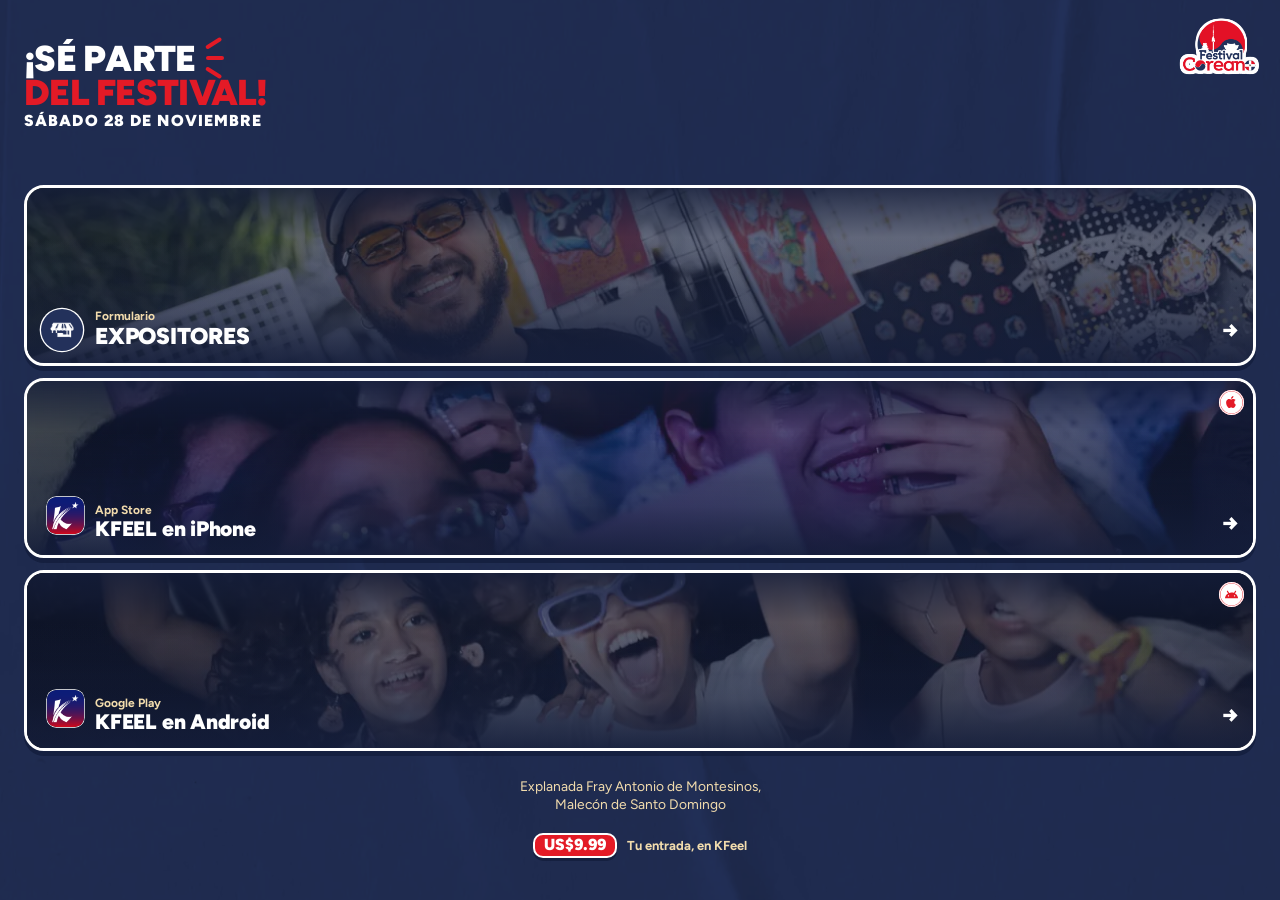
<file: index.html>
<!doctype html>
<html lang="es">
<head>
<meta charset="utf-8">
<meta name="viewport" content="width=device-width, initial-scale=1, viewport-fit=cover">
<!-- Google tag (gtag.js) -->
<script async src="https://www.googletagmanager.com/gtag/js?id=G-Q073ND6GGD"></script>
<script>
  window.dataLayer = window.dataLayer || [];
  function gtag(){dataLayer.push(arguments);}
  gtag('js', new Date());

  // Analytics mide solo tres cosas: las visitas (page_view, que cuenta solo), los toques en las tiendas
  // (kfeel_android y kfeel_iphone, más abajo) y, una vez por visita, de qué enlace corto vino la gente:
  // /ig manda llegada_instagram y /tt manda llegada_tiktok. Los dos enlaces ponen utm_campaign=kfestrd2026;
  // sin esa etiqueta no se manda nada y la visita queda solo como page_view.
  gtag('config', 'G-Q073ND6GGD');
  (function () {
    var q = new URLSearchParams(location.search);
    var red = q.get('utm_campaign') === 'kfestrd2026' ? q.get('utm_source') : '';
    if (red !== 'instagram' && red !== 'tiktok') return;
    try { if (sessionStorage.getItem('llegada_enviada') === red) return; sessionStorage.setItem('llegada_enviada', red); } catch (e) {}
    gtag('event', 'llegada_' + red);
  })();
</script>
<!-- Meta Pixel Code -->
<script>
!function(f,b,e,v,n,t,s)
{if(f.fbq)return;n=f.fbq=function(){n.callMethod?
n.callMethod.apply(n,arguments):n.queue.push(arguments)};
if(!f._fbq)f._fbq=n;n.push=n;n.loaded=!0;n.version='2.0';
n.queue=[];t=b.createElement(e);t.async=!0;
t.src=v;s=b.getElementsByTagName(e)[0];
s.parentNode.insertBefore(t,s)}(window, document,'script',
'https://connect.facebook.net/en_US/fbevents.js');
fbq('init', '1114796387611197');
fbq('track', 'PageView');
</script>
<!-- End Meta Pixel Code -->
<script>
// Permanencia1s (Meta): solo en las visitas que llegaron por /ig (utm_source=instagram y utm_campaign=kfestrd2026).
// Se manda una vez por carga de página cuando la página ya terminó de cargar (evento load: textos, fotos y
// estilos) y lleva 1 s a la vista. Si la persona cambia de app o de pestaña, el reloj se pausa y sigue al volver.
(function () {
  var q = new URLSearchParams(location.search);
  if (q.get('utm_campaign') !== 'kfestrd2026' || q.get('utm_source') !== 'instagram') return;
  var UMBRAL = 1000, acumulado = 0, inicio = null, disparado = false, cargada = false, timer = null;

  function disparar() {
    if (disparado) return;
    disparado = true;
    if (typeof fbq === 'function') fbq('trackCustom', 'Permanencia1s');
  }
  function iniciar() {
    if (disparado || !cargada || inicio !== null || document.visibilityState !== 'visible') return;
    inicio = Date.now();
    timer = setTimeout(disparar, UMBRAL - acumulado);
  }
  function pausar() {
    if (inicio === null) return;
    acumulado += Date.now() - inicio;
    inicio = null;
    clearTimeout(timer);
  }
  function alCargar() { cargada = true; iniciar(); }

  document.addEventListener('visibilitychange', function () {
    document.visibilityState === 'visible' ? iniciar() : pausar();
  });
  if (document.readyState === 'complete') alCargar(); else window.addEventListener('load', alCargar);
})();
</script>
<!-- TikTok Pixel Code Start -->
<script>
!function (w, d, t) {
  w.TiktokAnalyticsObject=t;var ttq=w[t]=w[t]||[];ttq.methods=["page","track","identify","instances","debug","on","off","once","ready","alias","group","enableCookie","disableCookie","holdConsent","revokeConsent","grantConsent"],ttq.setAndDefer=function(t,e){t[e]=function(){t.push([e].concat(Array.prototype.slice.call(arguments,0)))}};for(var i=0;i<ttq.methods.length;i++)ttq.setAndDefer(ttq,ttq.methods[i]);ttq.instance=function(t){for(var e=ttq._i[t]||[],n=0;n<ttq.methods.length;n++)ttq.setAndDefer(e,ttq.methods[n]);return e},ttq.load=function(e,n){var r="https://analytics.tiktok.com/i18n/pixel/events.js",o=n&&n.partner;ttq._i=ttq._i||{},ttq._i[e]=[],ttq._i[e]._u=r,ttq._t=ttq._t||{},ttq._t[e]=+new Date,ttq._o=ttq._o||{},ttq._o[e]=n||{};n=document.createElement("script");n.type="text/javascript",n.async=!0,n.src=r+"?sdkid="+e+"&lib="+t;e=document.getElementsByTagName("script")[0];e.parentNode.insertBefore(n,e)};

  ttq.load('DBH21A3C77U8I4RJ18D0');
  ttq.page();
}(window, document, 'ttq');
</script>
<!-- TikTok Pixel Code End -->
<title>Festival Coreano RD 2026</title>
<meta name="description" content="Formularios y entrada del Festival Coreano RD, sábado 28 de noviembre de 2026 en el Malecón de Santo Domingo.">
<link rel="icon" href="assets/logo.png">
<meta name="google-site-verification" content="m5EvNS1UbblogTMlpq-ppuZZUgZYnqOOjz6ZH6lhXWU">
<meta name="facebook-domain-verification" content="5dp5u2o7buul19uvscwjt0ymgu2imk">
<link rel="preconnect" href="https://fonts.googleapis.com">
<link rel="preconnect" href="https://fonts.gstatic.com" crossorigin>
<link href="https://fonts.googleapis.com/css2?family=Figtree:wght@400;500;700;800;900&display=swap" rel="stylesheet">
<link rel="stylesheet" href="comun.css">
<style>
  /* Linktree del Festival Coreano RD 2026 · versión E1 «Cartel compacto», con tarjetas con foto (diseño del SVG del 3 nov).
     Marino sobre papel arrugado, logo con contorno blanco arriba a la derecha, trazos rojos de impacto y stickers rojos con borde blanco. */
  body { display: grid; position: relative; isolation: isolate; color: var(--blanco);
    background: var(--marino) url('assets/papel.webp') center / cover; background-blend-mode: multiply; }
  .impacto { position: relative; display: inline-block; width: 26px; height: 30px; vertical-align: top; margin-left: 6px; }
  .impacto i { position: absolute; left: 4px; width: 18px; height: 4px; border-radius: 4px; background: var(--rojo); transform-origin: left center; }
  .impacto i:nth-child(1) { top: 4px; transform: rotate(-32deg); }
  .impacto i:nth-child(2) { top: 14px; }
  .impacto i:nth-child(3) { top: 24px; transform: rotate(32deg); }
  header { position: relative; padding: 42px 24px 0; }
  h1 { margin: 0; text-transform: uppercase; font-size: clamp(30px, 9vw, 36px); font-weight: 900; line-height: .94; letter-spacing: -0.02em; }
  h1 span { display: block; }
  h1 .l2 { color: var(--rojo); }
  .logo { position: absolute; top: 14px; right: 18px; width: 84px; height: auto;
    filter: drop-shadow(2px 0 0 #fff) drop-shadow(-2px 0 0 #fff) drop-shadow(0 2px 0 #fff) drop-shadow(0 -2px 0 #fff); }

  /* las tarjetas con foto ocupan el alto que sobra, repartido en partes iguales: no quedan huecos muertos */
  .tarjetas { min-height: 0; display: grid; grid-template-rows: repeat(3, minmax(0, 1fr)); gap: 12px; padding: 55px 24px 0; }
  .tarjeta { position: relative; min-height: 0; overflow: hidden; isolation: isolate; display: flex; align-items: flex-end;
    border: 3px solid var(--blanco); border-radius: 20px; background: var(--humo); box-shadow: 0 5px 0 rgb(10 18 45 / .45);
    transition: scale 140ms ease-out; }
  .tarjeta > img { position: absolute; inset: 0; z-index: -2; width: 100%; height: 100%; object-fit: cover; }
  /* velo marino arriba y abajo (abajo, doble) para que el texto y la insignia se lean sobre cualquier foto */
  .tarjeta::before, .tarjeta::after { content: ""; position: absolute; inset: 0; z-index: -1;
    background: linear-gradient(to top, rgb(20 29 58 / .92) 0, rgb(20 29 58 / .55) 42%, rgb(20 29 58 / 0) 72%); }
  .tarjeta::before { background: linear-gradient(to bottom, rgb(20 29 58 / .92) 0, rgb(20 29 58 / .55) 42%, rgb(20 29 58 / 0) 72%),
    linear-gradient(to top, rgb(20 29 58 / .92) 0, rgb(20 29 58 / .55) 42%, rgb(20 29 58 / 0) 72%); }
  .tarjeta::after { opacity: .54; }
  .pie { display: flex; align-items: center; gap: 12px; width: 100%; padding: 0 14px 12px; }
  .disco { flex: none; width: 42px; height: 42px; border-radius: 50%; display: grid; place-items: center; background: var(--marino); color: var(--blanco);
    box-shadow: 0 0 0 1.3px var(--blanco); }
  /* en las tiendas va el ícono de KFeel en lugar del disco, y la tienda en una insignia blanca arriba a la derecha */
  .disco.app { background: none; box-shadow: none; place-items: start end; }
  .disco.app img { width: 37px; height: 37px; border-radius: 9.3px; box-shadow: 0 0 0 .7px var(--blanco); translate: 1px -4px; }
  .insignia { position: absolute; top: 9px; right: 9px; width: 25px; height: 25px; border-radius: 50%; display: grid; place-items: center;
    background: var(--blanco); color: var(--rojo); box-shadow: inset 0 0 0 1.2px var(--blanco), inset 0 0 0 1.55px var(--rojo); }
  .insignia .ico-m { width: 12.8px; height: 12.8px; }
  .disco .ico-m { width: 24px; height: 24px; }
  .pie .txt { min-width: 0; flex: 1; line-height: 1.1; }
  .pie small { display: block; font-size: 12px; font-weight: 700; color: var(--crema); white-space: nowrap; overflow: hidden; text-overflow: ellipsis; }
  .pie b { display: block; font-size: clamp(19px, 5.6vw, 23px); font-weight: 900; text-transform: uppercase; letter-spacing: -.01em; white-space: nowrap; }
  .tienda .pie b { font-size: clamp(17px, 5.07vw, 21px); text-transform: none; }
  .flecha { flex: none; font-size: 22px; font-weight: 900; }
  .tarjeta.cerrado { opacity: .55; }
  .tarjeta:active { scale: 0.97; }
  .tarjeta:focus-visible { outline: 3px solid var(--crema); outline-offset: 3px; }
  .sticker { flex: none; padding: 1px 9px 2px; border: 2.5px solid var(--blanco); border-radius: 10px; background: var(--rojo); color: var(--blanco);
    font-size: 16px; font-weight: 900; line-height: 1.15; box-shadow: 0 3px 0 rgb(10 18 45 / .45); }
  [data-contador][hidden] { display: none !important; }
  .entrada { margin: 0; display: flex; align-items: center; justify-content: center; gap: 10px; font-size: 13px; font-weight: 700; color: var(--crema); }

  body { grid-template-rows: auto minmax(0, 1fr) auto; }
  /* el contador va bajo el logo, inclinado como un sticker */
  .contador { position: absolute; top: 127.5px; right: 24px; margin: 0; display: flex; align-items: baseline; gap: 3.5px;
    padding: 3.5px 8px 4px; border-radius: 999px; background: var(--crema); color: var(--marino);
    font-size: 10px; font-weight: 800; box-shadow: 0 2.5px 0 var(--rojo); rotate: -12deg; }
  .contador strong { font-size: 20px; font-weight: 900; line-height: 1; letter-spacing: -.02em; color: var(--rojo); }
  .bajada { margin: 2px 0 0; }
  /* la fecha, espaciada, ocupa el mismo ancho que «DEL FESTIVAL!» (su tamaño sigue al del titular) */
  .dia { font-size: clamp(13.2px, 3.97vw, 15.9px); font-weight: 900; text-transform: uppercase; letter-spacing: .07em; line-height: 1.15; }
  /* abajo, el lugar y el precio de la entrada, centrados */
  .cierre { padding: 26px 24px max(42px, calc(env(safe-area-inset-bottom) + 28px)); text-align: center; }
  .lugar { margin: 0 0 18.5px; font-size: 13.8px; line-height: 1.35; color: var(--crema); } /* 15 % más grande que los 12 px de antes */
  /* pantallas bajas: todo más compacto y el contador sube junto a la fecha, a la derecha */
  @media (max-height: 700px) {
    header { padding-top: 30px; }
    .logo { width: 74px; top: 10px; }
    h1 { font-size: 29px; }
    .dia { font-size: 12.8px; }
    .contador { top: 82px; }
    .tarjetas { gap: 10px; padding-top: 26px; }
    .cierre { padding-top: 16px; padding-bottom: max(20px, calc(env(safe-area-inset-bottom) + 10px)); }
    .lugar { margin-bottom: 10px; }
  }
</style>
</head>
<body>
<noscript><img height="1" width="1" style="display:none" alt=""
src="https://www.facebook.com/tr?id=1114796387611197&ev=PageView&noscript=1"
/></noscript>


  <header>
    <img class="logo entra" style="--n:0" src="assets/logo.png" alt="Festival Coreano RD">
    <p class="contador entra" style="--n:0" data-contador="corto" hidden></p>
    <h1><span class="l1 entra" style="--n:0">¡Sé parte<span class="impacto" aria-hidden="true"><i></i><i></i><i></i></span></span><span class="l2 entra" style="--n:1">del festival!</span></h1>
    <div class="bajada entra" style="--n:2"><p class="dia" style="margin:0">Sábado 28 de noviembre</p></div>
  </header>
  <main class="tarjetas" aria-label="Formulario de expositores y descarga de KFeel"></main>
  <footer class="cierre entra" style="--n:6">
    <p class="lugar">Explanada Fray Antonio de Montesinos,<br>Malecón de Santo Domingo</p>
    <p class="entrada"><span class="sticker" aria-label="Entrada: 9.99 dólares">US$9.99</span><span>Tu entrada, en KFeel</span></p>
  </footer>


<script type="module">
  import { BOTONES, TIENDAS, externo, plazo, avisarPendientes, redDeOrigen, enlaceTienda } from './enlaces.js?v=14';
  avisarPendientes();

  // El ícono del formulario va en blanco dentro de un círculo marino; el de cada tienda, en rojo dentro de su insignia
  // (el puesto de expositores sale del ícono oficial de la marca, recortado como silueta en PNG)
  const glifo = e => `<span class="ico-m" style="--src:url('iconos/${e.icono.includes('.') ? e.icono : e.icono + '.svg'}')" aria-hidden="true"></span>`;

  // Las tiendas llevan la red de origen dentro del enlace de Google Play (y para los píxeles)
  const red = redDeOrigen();
  const tarjeta = (e, n, href, evento) => `
    <a class="tarjeta entra${e.evento ? ' tienda' : ''}${plazo(e)?.cerrado ? ' cerrado' : ''}" style="--n:${n}" href="${href}"${externo(e)} data-boton="${e.titulo}"${evento ? ` data-evento="${evento}"` : ''} aria-label="${e.nombre}: ${e.arriba}">
      <img src="fotos/${e.foto}.webp" alt="" style="object-position:${e.encuadre}" decoding="async">
      ${e.evento ? `<span class="insignia">${glifo(e)}</span>` : ''}
      <span class="pie">${e.evento ? '<span class="disco app"><img src="iconos/kfeel.png" alt="" width="37" height="37"></span>' : `<span class="disco">${glifo(e)}</span>`}<span class="txt"><small>${e.arriba}</small><b>${e.rotulo ?? e.nombre}</b></span><span class="flecha" aria-hidden="true">→</span></span>
    </a>`;
  const tarjetas = document.querySelector('.tarjetas');
  tarjetas.innerHTML = [...BOTONES.map(e => tarjeta(e, 3, e.url)), ...TIENDAS.map((t, i) => tarjeta(t, 4 + i, enlaceTienda(t, red), t.evento))].join('');

  {
    const hoy = new Date(), fiesta = new Date(2026, 10, 28);
    const dias = Math.round((fiesta - new Date(hoy.getFullYear(), hoy.getMonth(), hoy.getDate())) / 864e5);
    const verbo = dias === 1 ? 'Falta' : 'Faltan', unidad = dias === 1 ? 'día' : 'días';
    document.querySelectorAll('[data-contador]').forEach(c => {
      if (dias < 0) return;
      const modo = c.dataset.contador;
      c.innerHTML = dias === 0 ? '<strong>¡Es hoy!</strong>'
        : modo === 'pila' ? `<small>${verbo}</small><strong>${dias}</strong><small>${unidad}</small>`
        : `${verbo} <strong>${dias}</strong> ${unidad}${modo === 'frase' ? ' para el festival' : ''}`;
      c.hidden = false;
    });
  }

  // Cada toque que abre un enlace se mide en los píxeles de Meta y TikTok, con el origen de la visita.
  // En Google Analytics solo se cuentan los toques en las tiendas: kfeel_iphone y kfeel_android.
  function medir(boton, href, evento) {
    if (evento && typeof gtag === 'function') gtag('event', evento, { transport_type: 'beacon' });
    // Para los dos píxeles: a dónde lleva el botón decide el evento estándar, el que los anuncios pueden
    // optimizar. Las tiendas de KFeel son donde se compra la entrada; los formularios, un registro.
    const esApp = /apps\.apple\.com|play\.google\.com/.test(href);
    const esFormulario = /docs\.google\.com\/forms/.test(href);
    if (typeof fbq === 'function') {
      if (esApp) fbq('track', 'InitiateCheckout', { content_name: boton, content_category: 'Entrada en KFeel' });
      else if (esFormulario) fbq('track', 'Lead', { content_name: boton, content_category: 'Formulario' });
      // Evento propio con el nombre de cada botón, igual que en Analytics
      fbq('trackCustom', 'ClicBoton', { boton, destino: href, red_origen: red });
    }
    // TikTok: los mismos dos momentos que en Meta y con los mismos nombres (Lead en los formularios,
    // InitiateCheckout en las tiendas), más el mismo ClicBoton propio, para poder cruzar las tres
    // mediciones botón por botón. Ojo: «SubmitForm» es un alias viejo que el SDK traduce a Lead antes
    // de enviarlo, así que se manda Lead directo y el panel de TikTok muestra lo mismo que dice este código.
    if (typeof ttq !== 'undefined' && typeof ttq.track === 'function') {
      if (esApp) ttq.track('InitiateCheckout', { content_name: boton, content_type: 'product', description: 'Entrada en KFeel' });
      else if (esFormulario) ttq.track('Lead', { content_name: boton, description: 'Formulario' });
      ttq.track('ClicBoton', { content_name: boton, description: href, red_origen: red });
    }
  }

  tarjetas.addEventListener('click', e => {
    const a = e.target.closest('.tarjeta');
    if (!a || e.defaultPrevented) return;
    const href = a.getAttribute('href');
    if (!href || href.startsWith('#')) return;
    medir(a.dataset.boton, href, a.dataset.evento);
  });
</script>
</body>
</html>
</file>
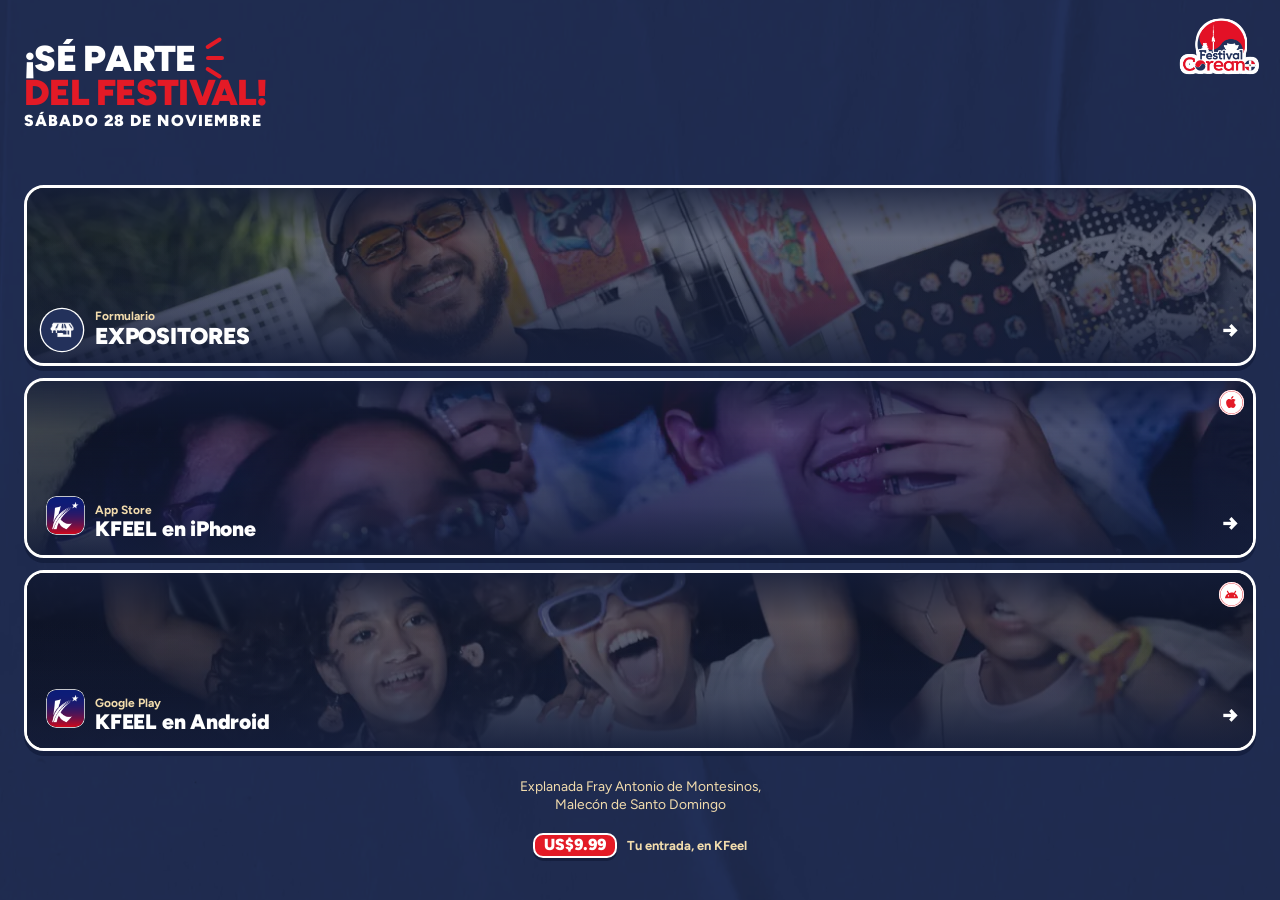
<file: app/index.html>
<!doctype html>
<html lang="es">
<head>
<meta charset="utf-8">
<meta name="viewport" content="width=device-width, initial-scale=1">
<meta name="robots" content="noindex">
<title>KFeel · Festival Coreano RD 2026</title>
<!-- Enlace de pauta: un solo anuncio para los dos teléfonos: Android a Google Play, iPhone a App Store, computadora a la página principal (ver tienda.js). El HTML no nombra la tienda: el robot de Meta lo lee sin JavaScript y, si ve Google Play o App Store, pasa el anuncio a modo app -->
<script type="module" src="/tienda.js?v=2" data-tienda="auto"></script>
<style>
  body { margin: 0; min-height: 100dvh; display: grid; place-items: center; align-content: center; gap: 34px; background: #23315b url('/assets/papel.webp') center / cover; background-blend-mode: multiply; color: #fff;
         font: 600 17px "Avenir Next", "Avenir", "Figtree", system-ui, sans-serif; }
  /* Logo animado del kit de marca (marca-grafica/01-logo); el contorno blanco lo despega del marino, como en el linktree */
  a { display: block; width: min(62vw, 280px); }
  img { display: block; width: 100%; height: auto;
        filter: drop-shadow(3px 0 0 #fff) drop-shadow(-3px 0 0 #fff) drop-shadow(0 3px 0 #fff) drop-shadow(0 -3px 0 #fff); }
  /* Contador de carga (lo mueve tienda.js): cifra en blanco con el % en rojo, barra roja y etiqueta en crema */
  .carga { width: min(56vw, 220px); text-align: center; }
  .cifra { font-weight: 900; font-size: 54px; line-height: 1; letter-spacing: -0.025em; font-variant-numeric: tabular-nums; }
  .cifra small { font-size: 0.5em; font-weight: 500; color: #e31a26; margin-left: 4px; vertical-align: 0.55em; }
  .pista { height: 6px; margin: 14px 0 12px; border-radius: 3px; background: rgba(242, 220, 173, 0.22); overflow: hidden; }
  .pista span { display: block; height: 100%; background: #e31a26; border-radius: inherit; transform: scaleX(0); transform-origin: left; }
  .etiqueta { font-size: 11px; font-weight: 700; letter-spacing: 5px; text-transform: uppercase; padding-left: 5px; color: #f2dcad; }
</style>
</head>
<body><a href="/"><img src="/assets/logo-animado.svg" width="987" height="851" alt="Festival Coreano RD"></a>
<div class="carga" aria-hidden="true">
  <div class="cifra"><span data-cifra>0</span><small>%</small></div>
  <div class="pista"><span data-barra></span></div>
  <div class="etiqueta">Cargando…</div>
</div>
</body>
</html>
</file>
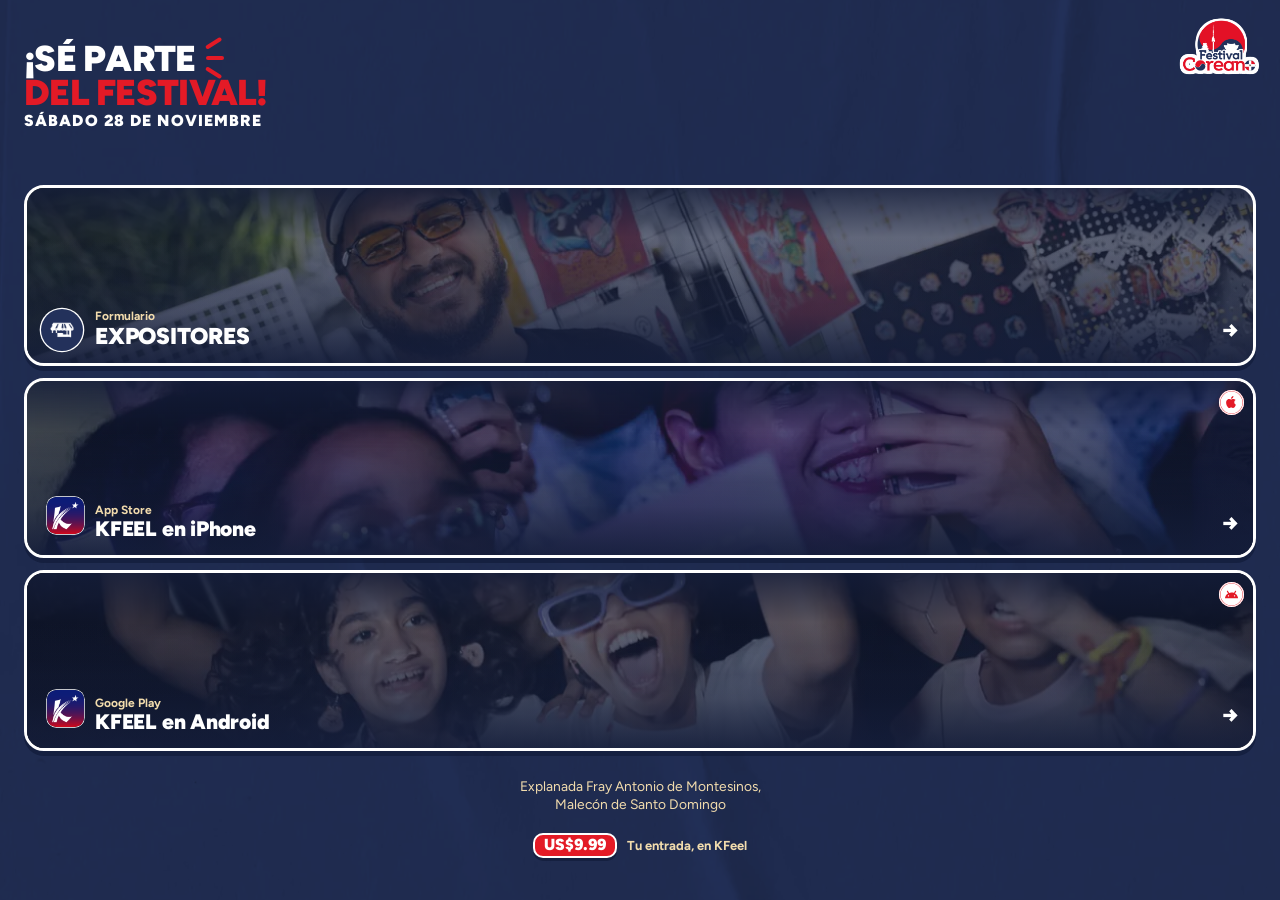
<file: ig/index.html>
<!doctype html>
<html lang="es">
<head>
<meta charset="utf-8">
<meta name="viewport" content="width=device-width, initial-scale=1">
<meta name="robots" content="noindex">
<title>Festival Coreano RD 2026</title>
<meta name="description" content="Formularios y entrada del Festival Coreano RD, sábado 28 de noviembre de 2026 en el Malecón de Santo Domingo.">
<!-- Enlace corto para: Bio de Instagram -->
<meta http-equiv="refresh" content="1; url=/?utm_source=instagram&amp;utm_medium=bio&amp;utm_campaign=kfestrd2026">
<script src="/ir.js" data-fuente="instagram" data-medio="bio"></script>
</head>
<body><p><a href="/?utm_source=instagram&amp;utm_medium=bio&amp;utm_campaign=kfestrd2026">Ir al Festival Coreano RD 2026</a></p></body>
</html>
</file>
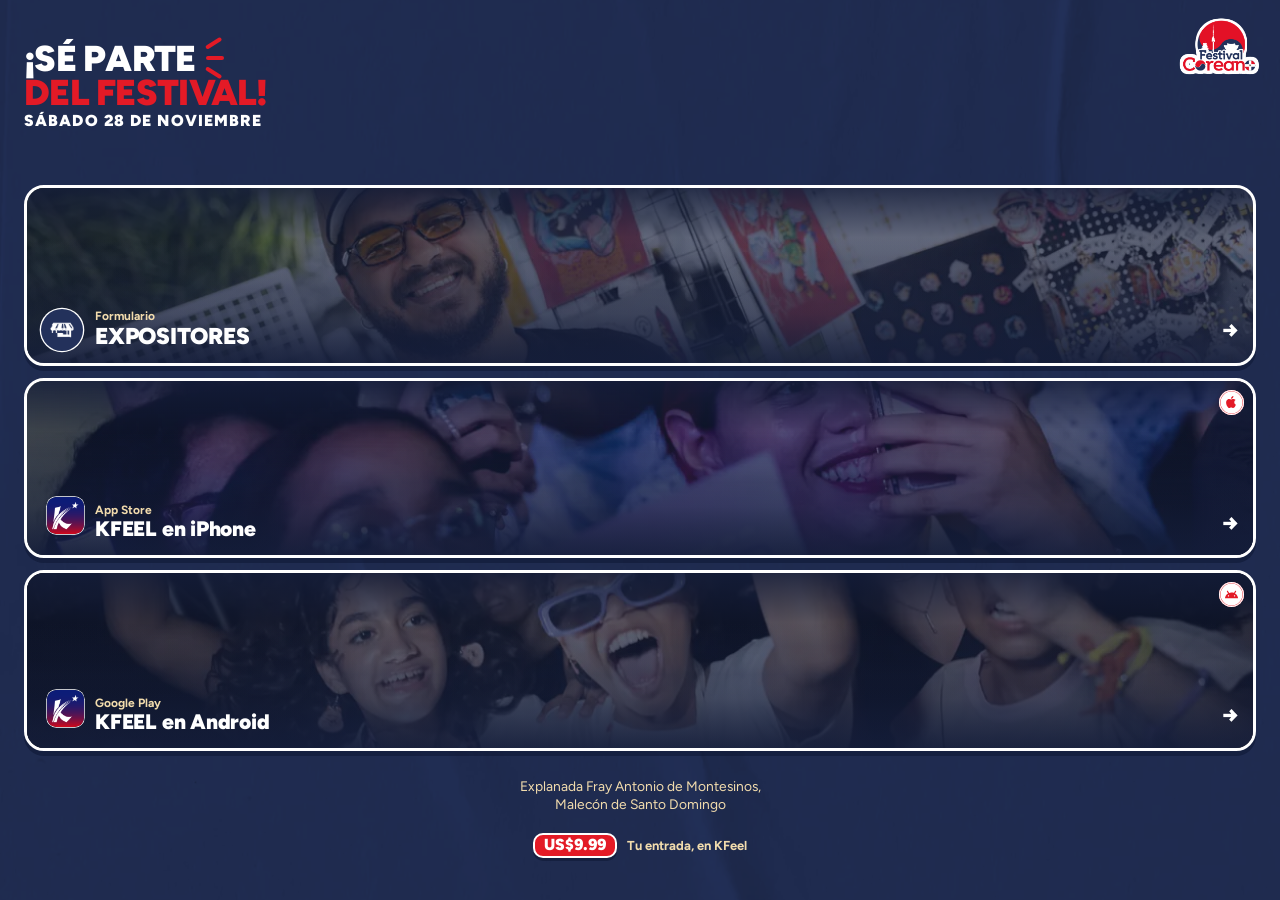
<file: tt/index.html>
<!doctype html>
<html lang="es">
<head>
<meta charset="utf-8">
<meta name="viewport" content="width=device-width, initial-scale=1">
<meta name="robots" content="noindex">
<title>Festival Coreano RD 2026</title>
<meta name="description" content="Formularios y entrada del Festival Coreano RD, sábado 28 de noviembre de 2026 en el Malecón de Santo Domingo.">
<!-- Enlace corto para: TikTok: mensajes, videos, comentarios y bio -->
<meta http-equiv="refresh" content="1; url=/?utm_source=tiktok&amp;utm_medium=social&amp;utm_campaign=kfestrd2026">
<script src="/ir.js" data-fuente="tiktok" data-medio="social"></script>
</head>
<body><p><a href="/?utm_source=tiktok&amp;utm_medium=social&amp;utm_campaign=kfestrd2026">Ir al Festival Coreano RD 2026</a></p></body>
</html>
</file>
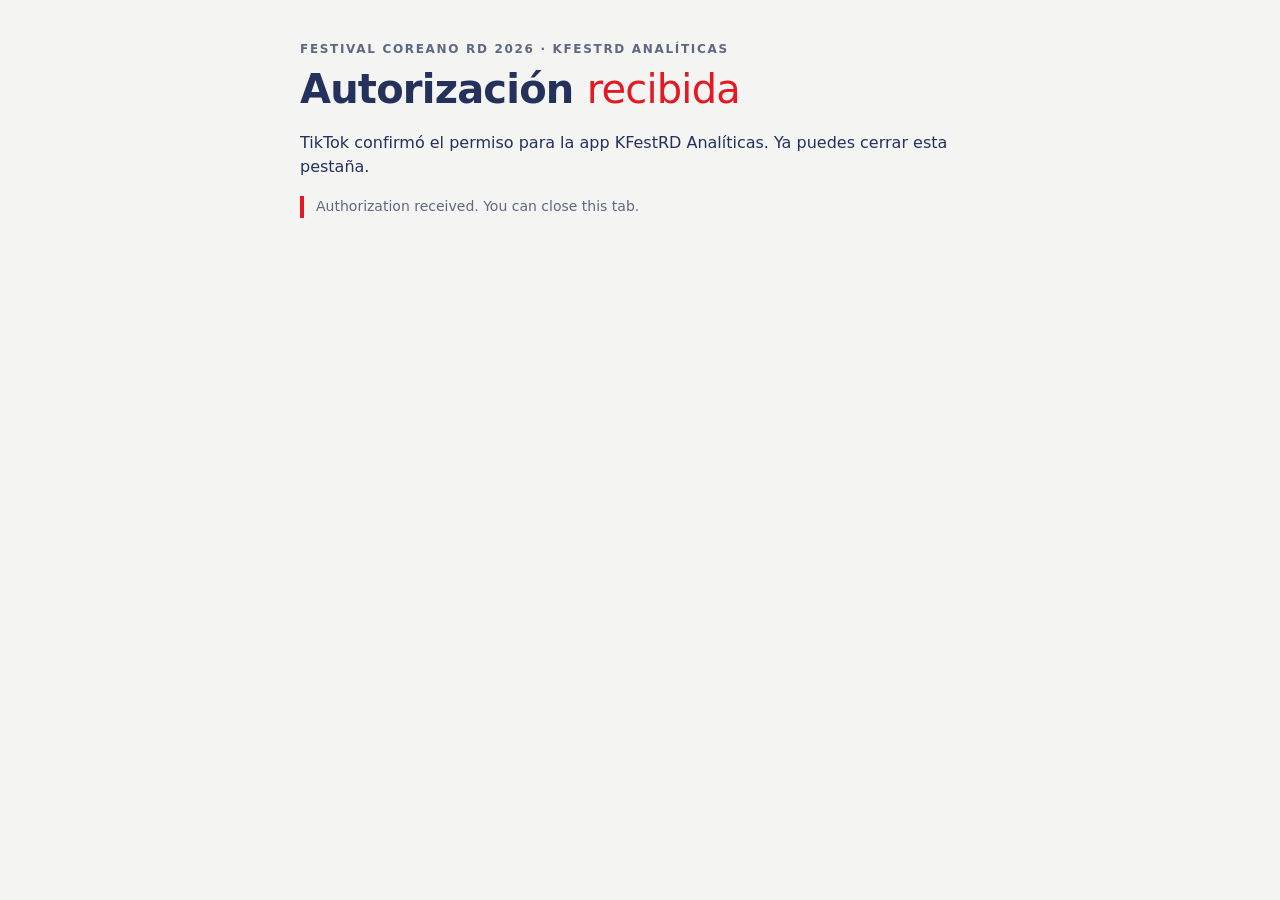
<file: tiktok/callback.html>
<!doctype html>
<html lang="es">
<head>
<meta charset="utf-8">
<meta name="viewport" content="width=device-width, initial-scale=1">
<meta name="robots" content="noindex">
<title>Autorización recibida · Festival Coreano RD</title>
<link rel="icon" href="../assets/logo.png">
<style>
  :root { --rojo: #e31a26; --marino: #23315b; --papel: #f4f4f2; --humo: #5f6882;
          --letra: "Avenir Next", "Avenir", system-ui, sans-serif; }
  body { margin: 0; background: var(--papel); color: var(--marino); font-family: var(--letra);
         line-height: 1.55; padding: 40px max(20px, env(safe-area-inset-left)) 56px; }
  main { max-width: 680px; margin: 0 auto; }
  .etiqueta { font-size: 12px; font-weight: 700; letter-spacing: .14em; text-transform: uppercase; color: var(--humo); }
  h1 { font-size: clamp(28px, 6vw, 40px); font-weight: 900; letter-spacing: -.02em; line-height: 1.1; margin: 8px 0 20px; }
  h1 span { color: var(--rojo); font-weight: 500; }
  h2 { font-size: 18px; margin: 28px 0 6px; }
  p, li { max-width: 65ch; }
  .en { border-left: 4px solid var(--rojo); padding-left: 12px; color: var(--humo); font-size: 14px; }
  a { color: var(--rojo); }
</style>
</head>
<body>
<main>
<div class="etiqueta">Festival Coreano RD 2026 · KFestRD Analíticas</div>
<h1>Autorización <span>recibida</span></h1>
<p>TikTok confirmó el permiso para la app KFestRD Analíticas. Ya puedes cerrar esta pestaña.</p>
<p class="en">Authorization received. You can close this tab.</p>
</main>
</body>
</html>
</file>
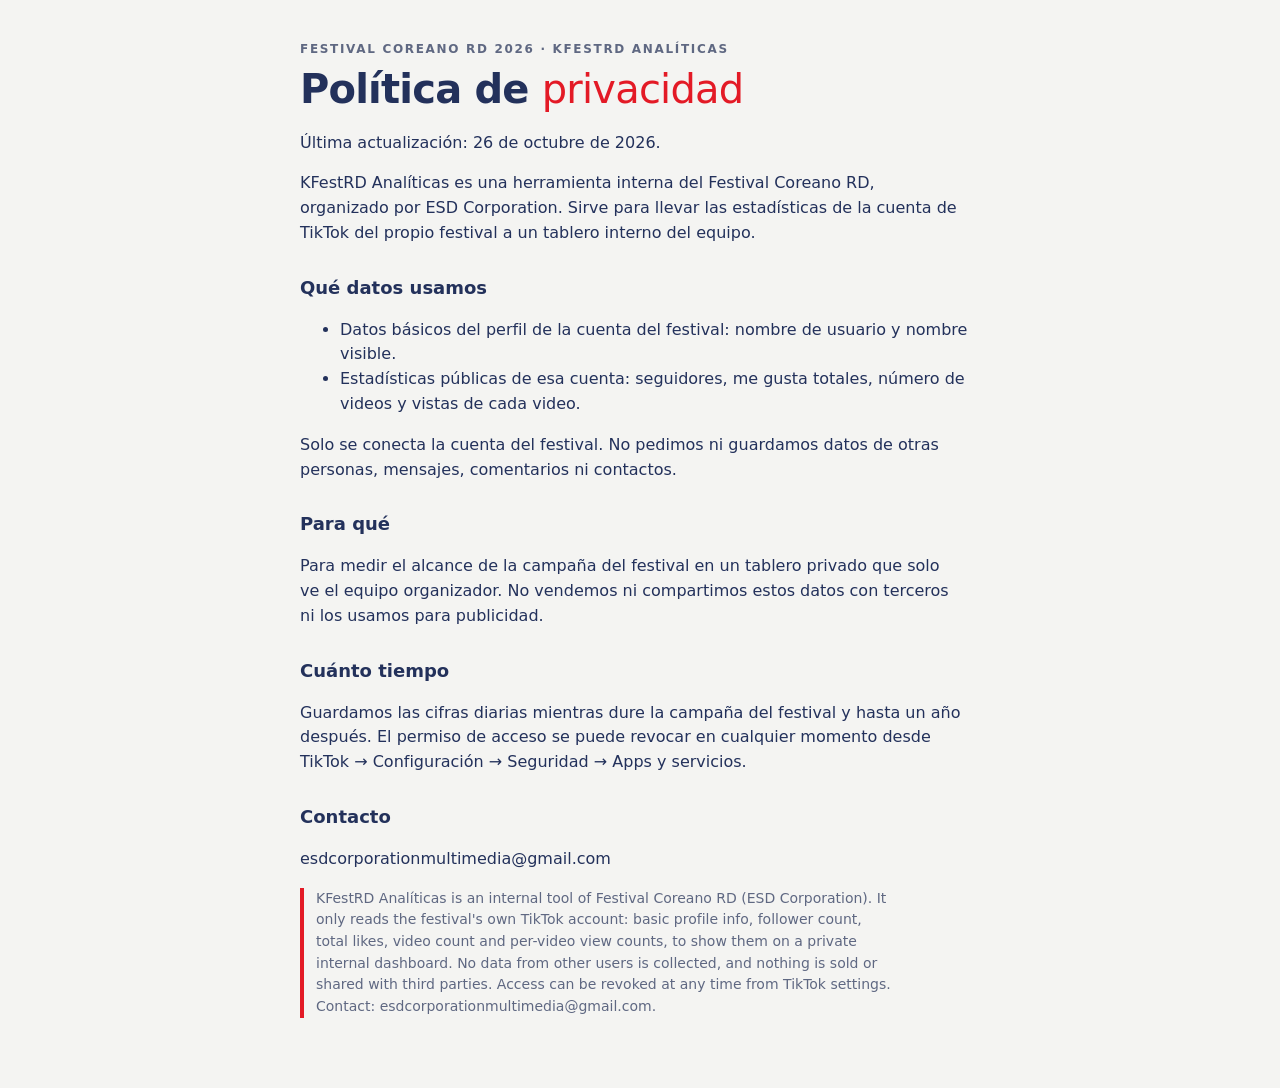
<file: tiktok/privacidad.html>
<!doctype html>
<html lang="es">
<head>
<meta charset="utf-8">
<meta name="viewport" content="width=device-width, initial-scale=1">
<meta name="robots" content="noindex">
<title>Política de privacidad · Festival Coreano RD</title>
<link rel="icon" href="../assets/logo.png">
<style>
  :root { --rojo: #e31a26; --marino: #23315b; --papel: #f4f4f2; --humo: #5f6882;
          --letra: "Avenir Next", "Avenir", system-ui, sans-serif; }
  body { margin: 0; background: var(--papel); color: var(--marino); font-family: var(--letra);
         line-height: 1.55; padding: 40px max(20px, env(safe-area-inset-left)) 56px; }
  main { max-width: 680px; margin: 0 auto; }
  .etiqueta { font-size: 12px; font-weight: 700; letter-spacing: .14em; text-transform: uppercase; color: var(--humo); }
  h1 { font-size: clamp(28px, 6vw, 40px); font-weight: 900; letter-spacing: -.02em; line-height: 1.1; margin: 8px 0 20px; }
  h1 span { color: var(--rojo); font-weight: 500; }
  h2 { font-size: 18px; margin: 28px 0 6px; }
  p, li { max-width: 65ch; }
  .en { border-left: 4px solid var(--rojo); padding-left: 12px; color: var(--humo); font-size: 14px; }
  a { color: var(--rojo); }
</style>
</head>
<body>
<main>
<div class="etiqueta">Festival Coreano RD 2026 · KFestRD Analíticas</div>
<h1>Política de <span>privacidad</span></h1>
<p>Última actualización: 26 de octubre de 2026.</p>
<p>KFestRD Analíticas es una herramienta interna del Festival Coreano RD, organizado por ESD Corporation. Sirve para llevar las estadísticas de la cuenta de TikTok del propio festival a un tablero interno del equipo.</p>
<h2>Qué datos usamos</h2>
<ul>
<li>Datos básicos del perfil de la cuenta del festival: nombre de usuario y nombre visible.</li>
<li>Estadísticas públicas de esa cuenta: seguidores, me gusta totales, número de videos y vistas de cada video.</li>
</ul>
<p>Solo se conecta la cuenta del festival. No pedimos ni guardamos datos de otras personas, mensajes, comentarios ni contactos.</p>
<h2>Para qué</h2>
<p>Para medir el alcance de la campaña del festival en un tablero privado que solo ve el equipo organizador. No vendemos ni compartimos estos datos con terceros ni los usamos para publicidad.</p>
<h2>Cuánto tiempo</h2>
<p>Guardamos las cifras diarias mientras dure la campaña del festival y hasta un año después. El permiso de acceso se puede revocar en cualquier momento desde TikTok → Configuración → Seguridad → Apps y servicios.</p>
<h2>Contacto</h2>
<p>esdcorporationmultimedia@gmail.com</p>
<p class="en">KFestRD Analíticas is an internal tool of Festival Coreano RD (ESD Corporation). It only reads the festival's own TikTok account: basic profile info, follower count, total likes, video count and per-video view counts, to show them on a private internal dashboard. No data from other users is collected, and nothing is sold or shared with third parties. Access can be revoked at any time from TikTok settings. Contact: esdcorporationmultimedia@gmail.com.</p>
</main>
</body>
</html>
</file>
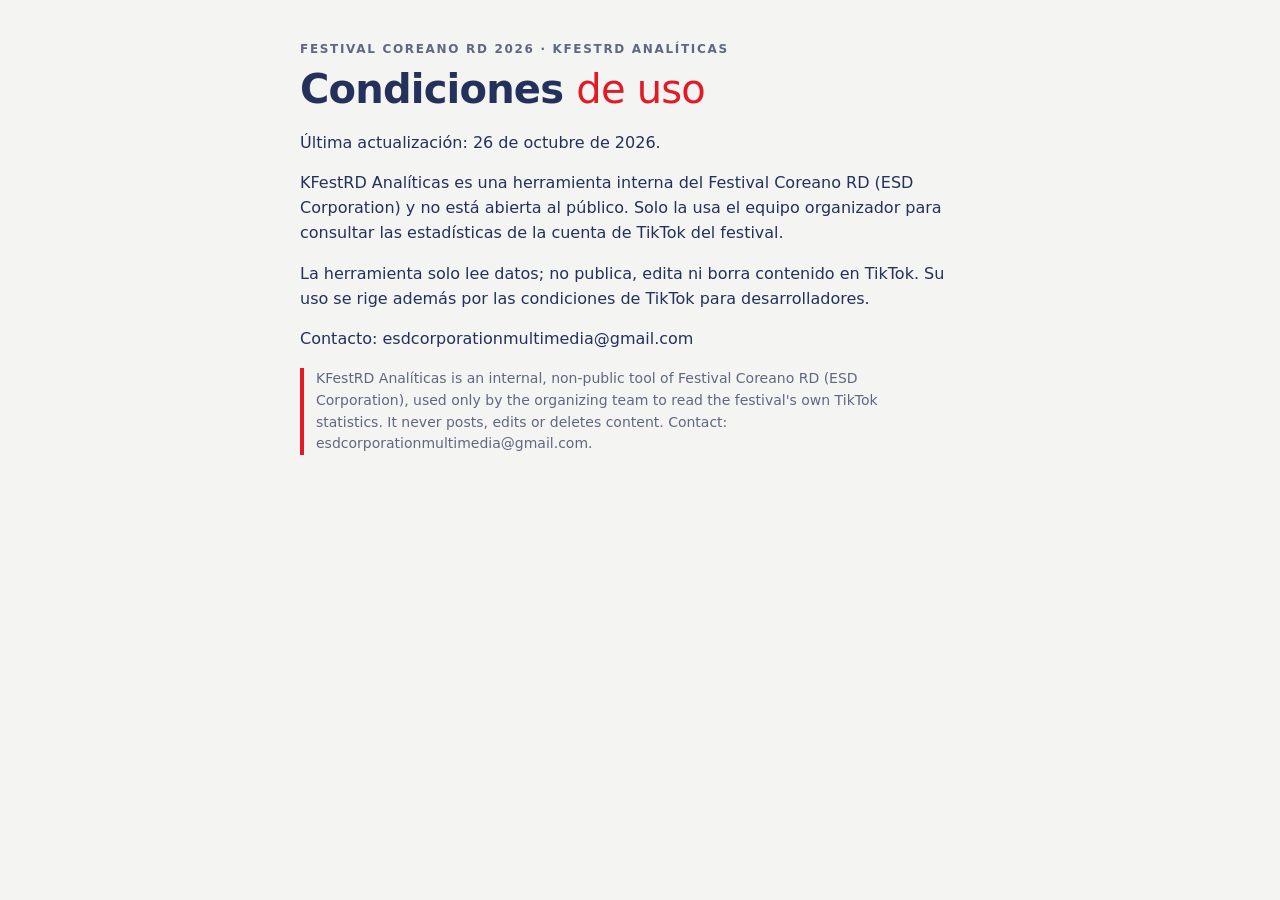
<file: tiktok/terminos.html>
<!doctype html>
<html lang="es">
<head>
<meta charset="utf-8">
<meta name="viewport" content="width=device-width, initial-scale=1">
<meta name="robots" content="noindex">
<title>Condiciones de uso · Festival Coreano RD</title>
<link rel="icon" href="../assets/logo.png">
<style>
  :root { --rojo: #e31a26; --marino: #23315b; --papel: #f4f4f2; --humo: #5f6882;
          --letra: "Avenir Next", "Avenir", system-ui, sans-serif; }
  body { margin: 0; background: var(--papel); color: var(--marino); font-family: var(--letra);
         line-height: 1.55; padding: 40px max(20px, env(safe-area-inset-left)) 56px; }
  main { max-width: 680px; margin: 0 auto; }
  .etiqueta { font-size: 12px; font-weight: 700; letter-spacing: .14em; text-transform: uppercase; color: var(--humo); }
  h1 { font-size: clamp(28px, 6vw, 40px); font-weight: 900; letter-spacing: -.02em; line-height: 1.1; margin: 8px 0 20px; }
  h1 span { color: var(--rojo); font-weight: 500; }
  h2 { font-size: 18px; margin: 28px 0 6px; }
  p, li { max-width: 65ch; }
  .en { border-left: 4px solid var(--rojo); padding-left: 12px; color: var(--humo); font-size: 14px; }
  a { color: var(--rojo); }
</style>
</head>
<body>
<main>
<div class="etiqueta">Festival Coreano RD 2026 · KFestRD Analíticas</div>
<h1>Condiciones <span>de uso</span></h1>
<p>Última actualización: 26 de octubre de 2026.</p>
<p>KFestRD Analíticas es una herramienta interna del Festival Coreano RD (ESD Corporation) y no está abierta al público. Solo la usa el equipo organizador para consultar las estadísticas de la cuenta de TikTok del festival.</p>
<p>La herramienta solo lee datos; no publica, edita ni borra contenido en TikTok. Su uso se rige además por las condiciones de TikTok para desarrolladores.</p>
<p>Contacto: esdcorporationmultimedia@gmail.com</p>
<p class="en">KFestRD Analíticas is an internal, non-public tool of Festival Coreano RD (ESD Corporation), used only by the organizing team to read the festival's own TikTok statistics. It never posts, edits or deletes content. Contact: esdcorporationmultimedia@gmail.com.</p>
</main>
</body>
</html>
</file>
<file: comun.css>
/* Base del linktree: colores y tipografía del sistema visual del Festival Coreano RD */
:root {
  --rojo: #e31a26;
  --marino: #23315b;
  --crema: #f2dcad;
  --papel: #f4f4f2;
  --gris: #c9cacc;
  --humo: #5f6882;
  --blanco: #fff;
  /* Avenir Next solo existe en Apple; Figtree es la alternativa web más cercana para Android */
  --letra: "Avenir Next", "Avenir", "Figtree", system-ui, sans-serif;
  --salida: cubic-bezier(0.23, 1, 0.32, 1);
}

* { box-sizing: border-box; }
html, body { margin: 0; height: 100%; }
body {
  height: 100dvh;
  overflow: hidden;
  font-family: var(--letra);
  -webkit-font-smoothing: antialiased;
  -webkit-tap-highlight-color: transparent;
  overscroll-behavior: none;
}
a { color: inherit; text-decoration: none; }
img { display: block; }

/* Ícono monocromo pintado con el color del texto */
.ico-m {
  display: block;
  background: currentColor;
  -webkit-mask: var(--src) center / contain no-repeat;
          mask: var(--src) center / contain no-repeat;
}

/* Entrada en cascada (frame.md: etiqueta, línea 1, línea 2…) */
.entra { opacity: 0; transform: translateY(10px); animation: entra 520ms var(--salida) forwards; animation-delay: calc(var(--n, 0) * 90ms + 80ms); }
@keyframes entra { to { opacity: 1; transform: none; } }

.solo-lector {
  position: absolute; width: 1px; height: 1px; overflow: hidden;
  clip: rect(0 0 0 0); white-space: nowrap;
}

@media (prefers-reduced-motion: reduce) {
  .entra { animation: aparece 200ms ease forwards; transform: none; }
  @keyframes aparece { to { opacity: 1; } }
}
</file>
